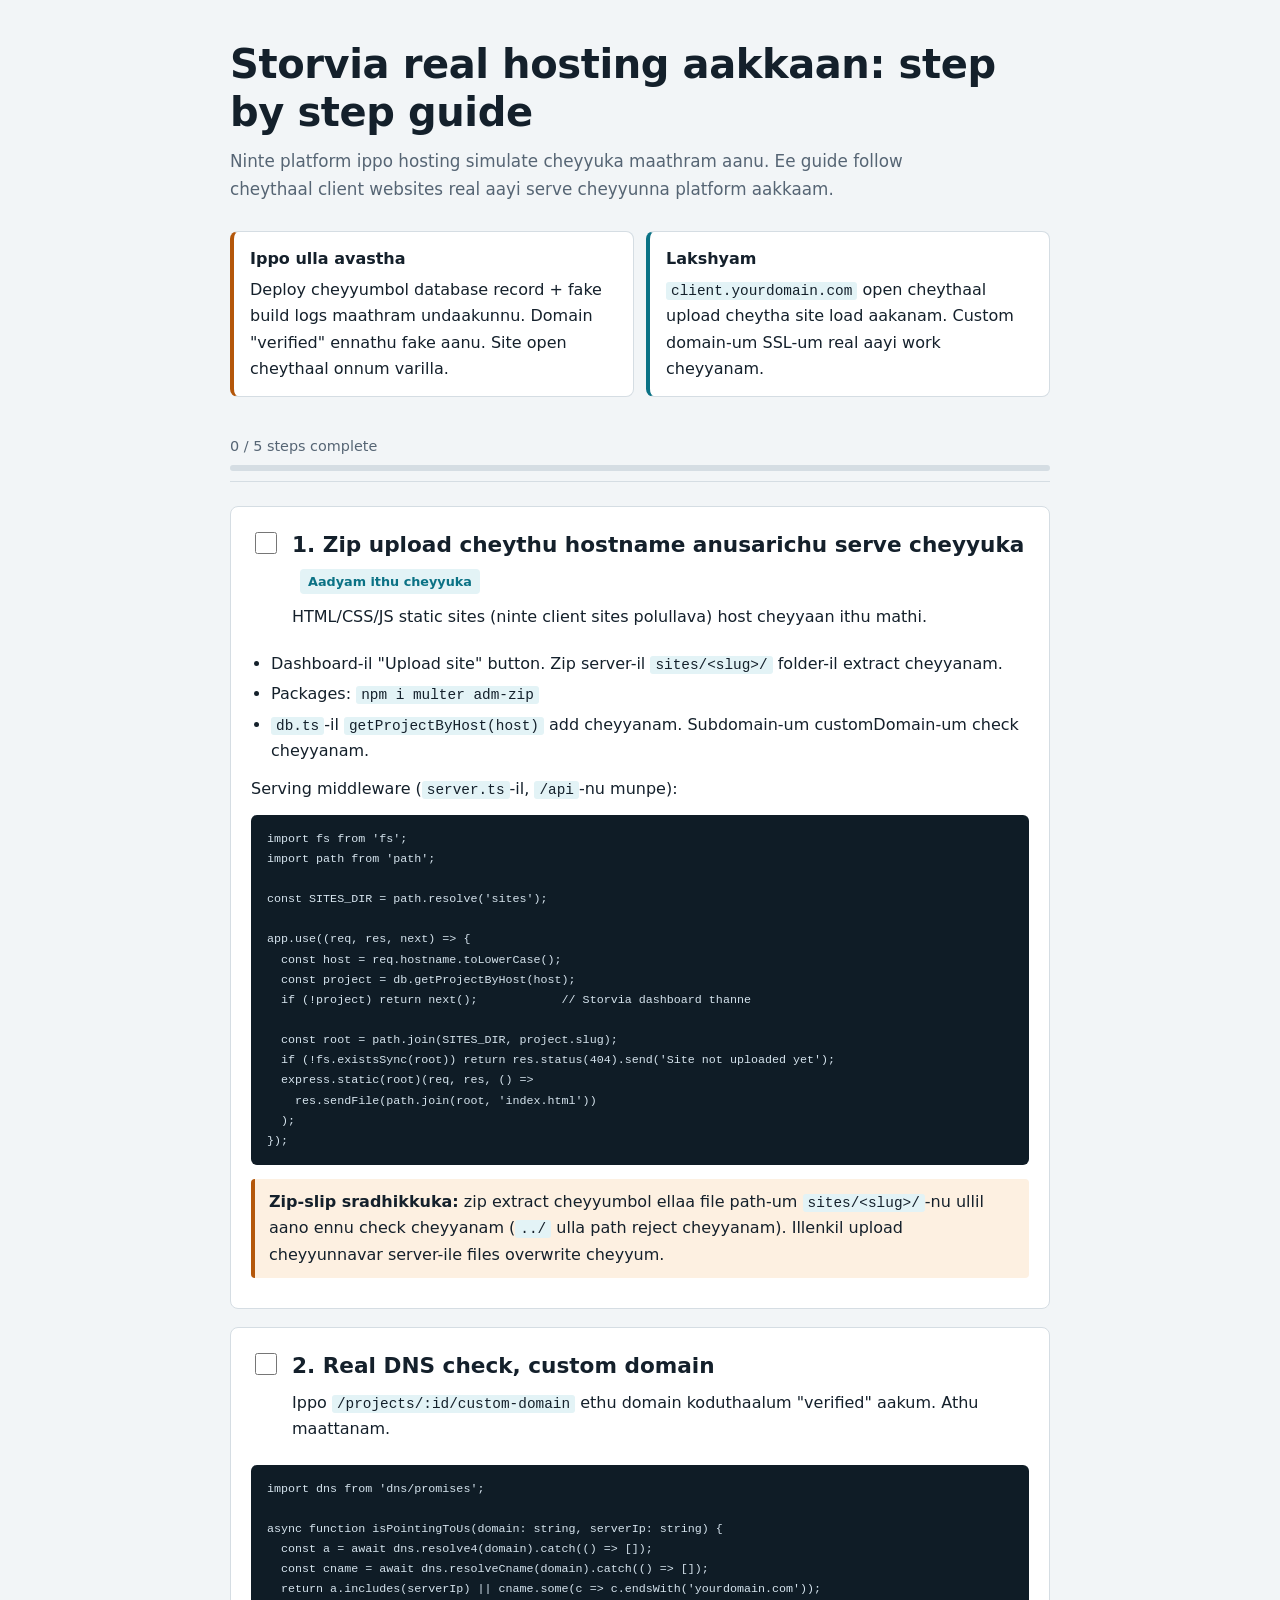
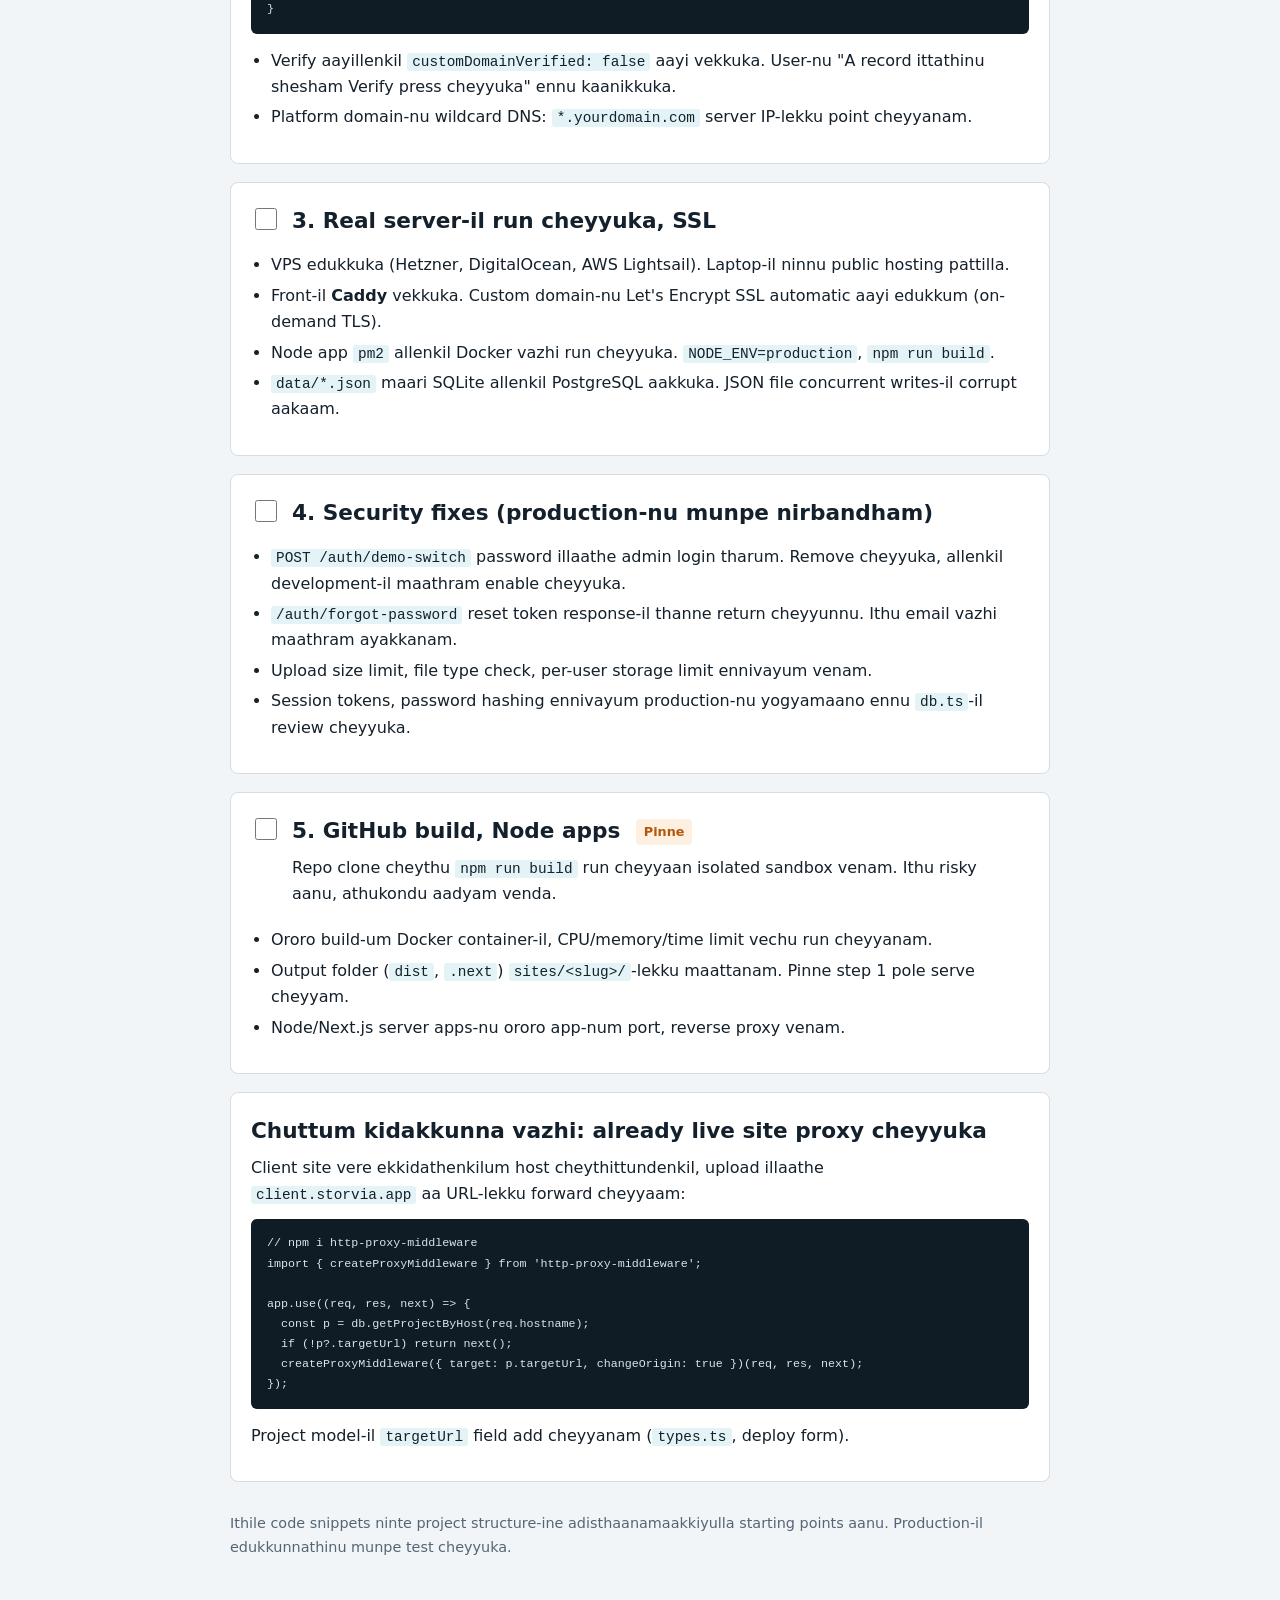
<file: storvia-real-hosting-guide_1.html>
<!DOCTYPE html>
<html lang="ml">
<head>
<meta charset="utf-8">
<meta name="viewport" content="width=device-width, initial-scale=1">
<title>Storvia: real hosting aakkaan guide</title>
<style>
:root{--bg:#f2f5f7;--panel:#ffffff;--ink:#14202b;--mute:#566574;--line:#d5dde3;--accent:#0b7285;--accent-bg:#e3f3f6;--warn:#b4570a;--warn-bg:#fdf0e1;--code:#0f1c26;--code-ink:#d6e4ee}
:root:not([data-theme="light"]){}
@media (prefers-color-scheme:dark){:root:not([data-theme="light"]){--bg:#0e161d;--panel:#16212b;--ink:#e6edf2;--mute:#9bacb9;--line:#27384a;--accent:#5cc4d6;--accent-bg:#12303a;--warn:#f0a35e;--warn-bg:#3a2a17;--code:#0a1117;--code-ink:#cfe0ec}}
*{box-sizing:border-box}
html{scroll-behavior:smooth}
body{margin:0;background:var(--bg);color:var(--ink);font:16px/1.65 "Segoe UI",system-ui,-apple-system,Roboto,sans-serif}
.wrap{max-width:860px;margin:0 auto;padding:40px 20px 80px}
h1{font-size:clamp(1.8rem,4vw,2.5rem);line-height:1.2;margin:0 0 12px;letter-spacing:-.01em}
h2{font-size:1.35rem;margin:0 0 6px}
p{margin:0 0 12px;max-width:70ch}
.lead{color:var(--mute);font-size:1.05rem}
.status{display:grid;grid-template-columns:1fr 1fr;gap:12px;margin:28px 0}
@media(max-width:600px){.status{grid-template-columns:1fr}}
.box{border:1px solid var(--line);border-radius:8px;padding:14px 16px;background:var(--panel)}
.box b{display:block;margin-bottom:4px}
.box.now{border-left:4px solid var(--warn)}
.box.goal{border-left:4px solid var(--accent)}
.progress{position:sticky;top:0;z-index:5;background:var(--bg);padding:10px 0;border-bottom:1px solid var(--line);margin-bottom:24px;font-size:.9rem;color:var(--mute)}
.bar{height:6px;background:var(--line);border-radius:3px;margin-top:6px;overflow:hidden}
.bar i{display:block;height:100%;width:0;background:var(--accent);transition:width .25s}
section.step{background:var(--panel);border:1px solid var(--line);border-radius:8px;padding:20px;margin-bottom:18px}
.head{display:flex;gap:12px;align-items:flex-start}
.head input{width:22px;height:22px;margin-top:5px;accent-color:var(--accent);flex:none}
.tag{display:inline-block;font-size:.8rem;padding:2px 8px;border-radius:4px;background:var(--accent-bg);color:var(--accent);margin-left:8px;vertical-align:middle;font-weight:600}
.tag.later{background:var(--warn-bg);color:var(--warn)}
ul{padding-left:20px;margin:8px 0 12px}
li{margin-bottom:4px}
pre{background:var(--code);color:var(--code-ink);padding:14px 16px;border-radius:6px;overflow-x:auto;font:13px/1.55 ui-monospace,Menlo,Consolas,monospace;margin:10px 0 14px}
code{font:.9em ui-monospace,Menlo,Consolas,monospace;background:var(--accent-bg);padding:1px 5px;border-radius:3px}
pre code{background:none;padding:0}
.warn{background:var(--warn-bg);border-left:4px solid var(--warn);padding:10px 14px;border-radius:4px;margin:10px 0}
.done h2{text-decoration:line-through;color:var(--mute)}
footer{color:var(--mute);font-size:.9rem;margin-top:30px}
a:focus-visible,input:focus-visible{outline:3px solid var(--accent);outline-offset:2px}
</style>
</head>
<body>
<div class="wrap">
  <h1>Storvia real hosting aakkaan: step by step guide</h1>
  <p class="lead">Ninte platform ippo hosting simulate cheyyuka maathram aanu. Ee guide follow cheythaal client websites real aayi serve cheyyunna platform aakkaam.</p>

  <div class="status">
    <div class="box now"><b>Ippo ulla avastha</b>Deploy cheyyumbol database record + fake build logs maathram undaakunnu. Domain "verified" ennathu fake aanu. Site open cheythaal onnum varilla.</div>
    <div class="box goal"><b>Lakshyam</b><code>client.yourdomain.com</code> open cheythaal upload cheytha site load aakanam. Custom domain-um SSL-um real aayi work cheyyanam.</div>
  </div>

  <div class="progress" aria-live="polite"><span id="ptext">0 / 5 steps complete</span><div class="bar"><i id="pbar"></i></div></div>

  <section class="step" data-id="s1">
    <div class="head"><input type="checkbox" aria-label="Step 1 complete">
      <div><h2>1. Zip upload cheythu hostname anusarichu serve cheyyuka <span class="tag">Aadyam ithu cheyyuka</span></h2>
      <p>HTML/CSS/JS static sites (ninte client sites polullava) host cheyyaan ithu mathi.</p></div></div>
    <ul>
      <li>Dashboard-il "Upload site" button. Zip server-il <code>sites/&lt;slug&gt;/</code> folder-il extract cheyyanam.</li>
      <li>Packages: <code>npm i multer adm-zip</code></li>
      <li><code>db.ts</code>-il <code>getProjectByHost(host)</code> add cheyyanam. Subdomain-um customDomain-um check cheyyanam.</li>
    </ul>
    <p>Serving middleware (<code>server.ts</code>-il, <code>/api</code>-nu munpe):</p>
<pre><code>import fs from 'fs';
import path from 'path';

const SITES_DIR = path.resolve('sites');

app.use((req, res, next) =&gt; {
  const host = req.hostname.toLowerCase();
  const project = db.getProjectByHost(host);
  if (!project) return next();            // Storvia dashboard thanne

  const root = path.join(SITES_DIR, project.slug);
  if (!fs.existsSync(root)) return res.status(404).send('Site not uploaded yet');
  express.static(root)(req, res, () =&gt;
    res.sendFile(path.join(root, 'index.html'))
  );
});</code></pre>
    <div class="warn"><b>Zip-slip sradhikkuka:</b> zip extract cheyyumbol ellaa file path-um <code>sites/&lt;slug&gt;/</code>-nu ullil aano ennu check cheyyanam (<code>../</code> ulla path reject cheyyanam). Illenkil upload cheyyunnavar server-ile files overwrite cheyyum.</div>
  </section>

  <section class="step" data-id="s2">
    <div class="head"><input type="checkbox" aria-label="Step 2 complete">
      <div><h2>2. Real DNS check, custom domain</h2>
      <p>Ippo <code>/projects/:id/custom-domain</code> ethu domain koduthaalum "verified" aakum. Athu maattanam.</p></div></div>
<pre><code>import dns from 'dns/promises';

async function isPointingToUs(domain: string, serverIp: string) {
  const a = await dns.resolve4(domain).catch(() =&gt; []);
  const cname = await dns.resolveCname(domain).catch(() =&gt; []);
  return a.includes(serverIp) || cname.some(c =&gt; c.endsWith('yourdomain.com'));
}</code></pre>
    <ul>
      <li>Verify aayillenkil <code>customDomainVerified: false</code> aayi vekkuka. User-nu "A record ittathinu shesham Verify press cheyyuka" ennu kaanikkuka.</li>
      <li>Platform domain-nu wildcard DNS: <code>*.yourdomain.com</code> server IP-lekku point cheyyanam.</li>
    </ul>
  </section>

  <section class="step" data-id="s3">
    <div class="head"><input type="checkbox" aria-label="Step 3 complete">
      <div><h2>3. Real server-il run cheyyuka, SSL</h2></div></div>
    <ul>
      <li>VPS edukkuka (Hetzner, DigitalOcean, AWS Lightsail). Laptop-il ninnu public hosting pattilla.</li>
      <li>Front-il <b>Caddy</b> vekkuka. Custom domain-nu Let's Encrypt SSL automatic aayi edukkum (on-demand TLS).</li>
      <li>Node app <code>pm2</code> allenkil Docker vazhi run cheyyuka. <code>NODE_ENV=production</code>, <code>npm run build</code>.</li>
      <li><code>data/*.json</code> maari SQLite allenkil PostgreSQL aakkuka. JSON file concurrent writes-il corrupt aakaam.</li>
    </ul>
  </section>

  <section class="step" data-id="s4">
    <div class="head"><input type="checkbox" aria-label="Step 4 complete">
      <div><h2>4. Security fixes (production-nu munpe nirbandham)</h2></div></div>
    <ul>
      <li><code>POST /auth/demo-switch</code> password illaathe admin login tharum. Remove cheyyuka, allenkil development-il maathram enable cheyyuka.</li>
      <li><code>/auth/forgot-password</code> reset token response-il thanne return cheyyunnu. Ithu email vazhi maathram ayakkanam.</li>
      <li>Upload size limit, file type check, per-user storage limit ennivayum venam.</li>
      <li>Session tokens, password hashing ennivayum production-nu yogyamaano ennu <code>db.ts</code>-il review cheyyuka.</li>
    </ul>
  </section>

  <section class="step" data-id="s5">
    <div class="head"><input type="checkbox" aria-label="Step 5 complete">
      <div><h2>5. GitHub build, Node apps <span class="tag later">Pinne</span></h2>
      <p>Repo clone cheythu <code>npm run build</code> run cheyyaan isolated sandbox venam. Ithu risky aanu, athukondu aadyam venda.</p></div></div>
    <ul>
      <li>Ororo build-um Docker container-il, CPU/memory/time limit vechu run cheyyanam.</li>
      <li>Output folder (<code>dist</code>, <code>.next</code>) <code>sites/&lt;slug&gt;/</code>-lekku maattanam. Pinne step 1 pole serve cheyyam.</li>
      <li>Node/Next.js server apps-nu ororo app-num port, reverse proxy venam.</li>
    </ul>
  </section>

  <section class="step">
    <h2>Chuttum kidakkunna vazhi: already live site proxy cheyyuka</h2>
    <p>Client site vere ekkidathenkilum host cheythittundenkil, upload illaathe <code>client.storvia.app</code> aa URL-lekku forward cheyyaam:</p>
<pre><code>// npm i http-proxy-middleware
import { createProxyMiddleware } from 'http-proxy-middleware';

app.use((req, res, next) =&gt; {
  const p = db.getProjectByHost(req.hostname);
  if (!p?.targetUrl) return next();
  createProxyMiddleware({ target: p.targetUrl, changeOrigin: true })(req, res, next);
});</code></pre>
    <p>Project model-il <code>targetUrl</code> field add cheyyanam (<code>types.ts</code>, deploy form).</p>
  </section>

  <footer>Ithile code snippets ninte project structure-ine adisthaanamaakkiyulla starting points aanu. Production-il edukkunnathinu munpe test cheyyuka.</footer>
</div>

<script>
(function(){
  var KEY='storvia-guide-progress';
  var steps=[].slice.call(document.querySelectorAll('section.step[data-id]'));
  var saved={};
  try{saved=JSON.parse(localStorage.getItem(KEY)||'{}')}catch(e){}
  function update(){
    var n=0;
    steps.forEach(function(s){
      var on=s.querySelector('input').checked;
      s.classList.toggle('done',on);
      if(on)n++;
    });
    document.getElementById('ptext').textContent=n+' / '+steps.length+' steps complete';
    document.getElementById('pbar').style.width=(n/steps.length*100)+'%';
    var out={};
    steps.forEach(function(s){out[s.dataset.id]=s.querySelector('input').checked});
    try{localStorage.setItem(KEY,JSON.stringify(out))}catch(e){}
  }
  steps.forEach(function(s){
    var i=s.querySelector('input');
    i.checked=!!saved[s.dataset.id];
    i.addEventListener('change',update);
  });
  update();
})();
</script>
</body>
</html>
</file>
